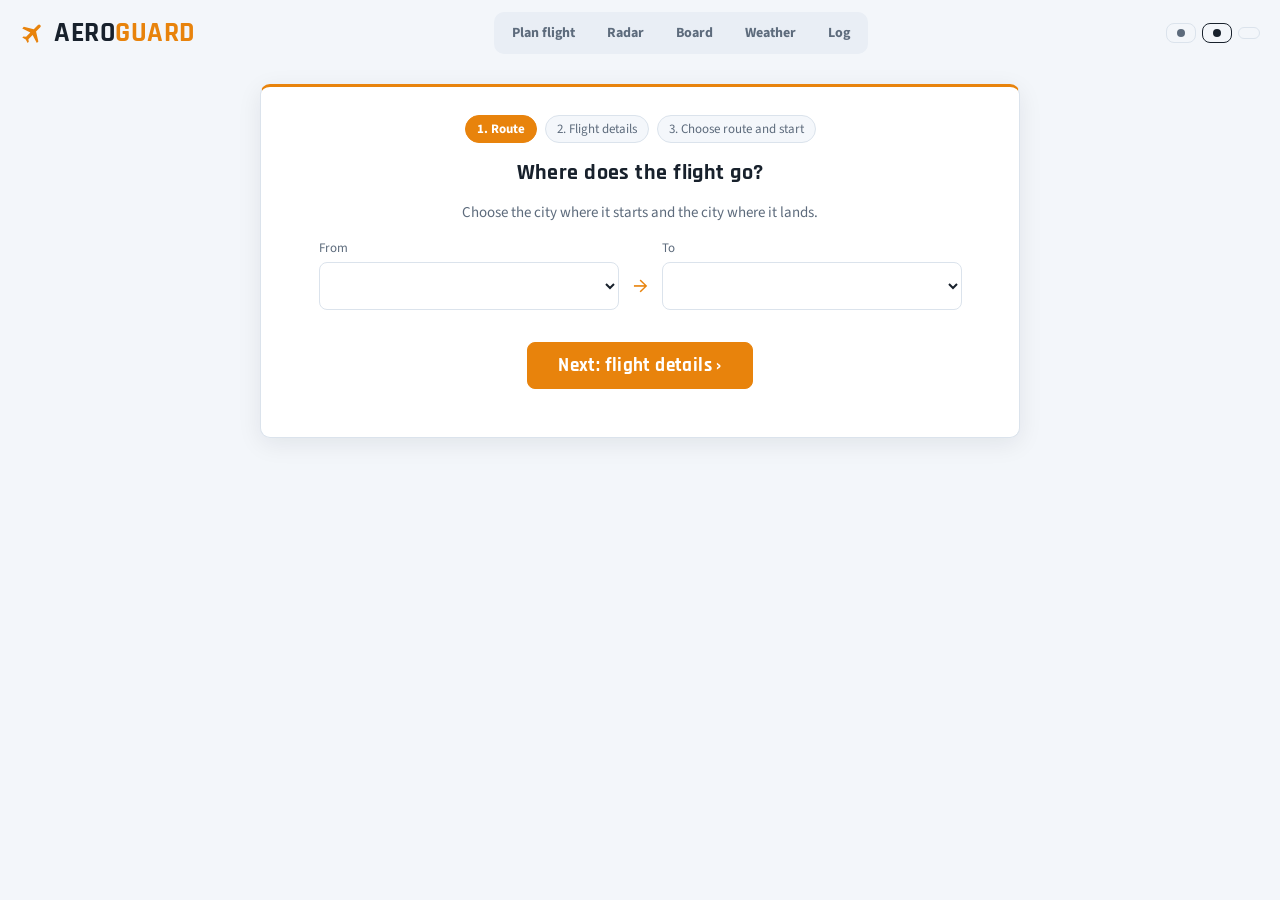
<file: Frontend/index.html>
<!DOCTYPE html>
<html lang="en">
<head>
  <meta charset="utf-8">
  <meta name="viewport" content="width=device-width, initial-scale=1">
  <title>AeroGuard</title>
  <link rel="preconnect" href="https://fonts.googleapis.com">
  <link href="https://fonts.googleapis.com/css2?family=Rajdhani:wght@600;700&family=Source+Sans+3:wght@400;600;700&display=swap" rel="stylesheet">
  <link rel="stylesheet" href="style.css">
</head>
<body>

  <header>
    <h1 onclick="goHome()" title="Home">
      <svg class="logo" viewBox="0 0 24 24" aria-hidden="true"><path d="M21 16v-2l-8-5V3.5a1.5 1.5 0 0 0-3 0V9l-8 5v2l8-2.5V19l-2 1.5V22l3.5-1 3.5 1v-1.5L13 19v-5.5z"/></svg>
      <span>AERO<em>GUARD</em></span> <small>Air Traffic Control · India</small></h1>
    <!-- the pages of the app (each page has its own address, so the browser's Back button works) -->
    <nav class="mainNav" id="navController">
      <a href="#/plan" id="nav-plan">Plan flight</a>
      <a href="#/radar" id="nav-radar">Radar</a>
      <a href="#/board" id="nav-board">Board</a>
      <a href="#/weather" id="nav-weather">Weather</a>
      <a href="#/log" id="nav-log">Log</a>
    </nav>
    <span class="right"><span class="pill grey" id="backendBadge"></span><span class="pill" id="airStatus"></span><span class="fuel" id="clockPill" title="Flight clock: starts at this computer's time and runs with the simulation"></span><span class="fuel" id="fuelPrice" title="Jet fuel price for domestic airlines"></span></span>
  </header>

  <!-- red bar on every page except the radar when a conflict is running -->
  <div id="globalAlert"></div>

  <!-- PAGE 1 (#/plan): where does the flight go? -->
  <section id="pagePlan" class="card form page">
    <div class="steps"><span class="on">1. Route</span><span>2. Flight details</span><span>3. Choose route and start</span></div>
    <h2>Where does the flight go?</h2>
    <p class="muted">Choose the city where it starts and the city where it lands.</p>
    <div class="cities">
      <label>From <select id="fromSel"></select></label>
      <span class="arrow">→</span>
      <label>To <select id="toSel"></select></label>
    </div>
    <div id="cityInfo" class="cityInfo"></div>
    <button class="go big" onclick="nextStep()">Next: flight details ›</button>
    <p class="small muted" id="formWeather"></p>
    <div id="homeStatus"></div>
  </section>

  <!-- PAGE 2 (#/details): what flies? -->
  <section id="pageDetails" class="card form page hidden">
    <div class="steps"><span class="done">1. Route</span><span class="on">2. Flight details</span><span>3. Choose route and start</span></div>
    <h2>Flight details</h2>
    <p class="muted" id="detailsSub"></p>
    <p class="label">Flight type</p>
    <div id="typeButtons"></div>
    <div class="who">
      <label>Airline / operator <select id="airlineSel"></select></label>
      <label>Aircraft <select id="planeSel"></select></label>
      <label id="reasonBox" class="hidden">Medical reason <select id="reasonSel"></select></label>
    </div>
    <div class="who" id="loadBox"><label><span id="loadLabel">Passengers on board</span> <input type="number" id="loadInput" min="0"></label></div>
    <p class="note" id="capacityNote"></p>
    <p class="note warn" id="bigJetNote"></p>
    <div class="btns center"><button onclick="go('plan')">‹ Back</button><button class="go big" onclick="findRoute()">Find route ›</button></div>
  </section>

  <!-- PAGE 3 (#/radar): the radar, the route options (step 3), live flights and safety -->
  <section id="mapScreen" class="hidden">
    <div class="leftCol">
      <div class="card mapCard" id="mapCard">
        <svg id="map" viewBox="0 0 780 740"><g id="mapBg"></g><g id="mapLive"></g></svg>
        <div class="regionBar" id="regionBar"></div>
        <div class="zoomBar">
          <button onclick="zoom(0.7)" title="Zoom in">+</button>
          <button onclick="zoom(1 / 0.7)" title="Zoom out">−</button>
          <button onclick="fitRoute()" title="Zoom to the route">◎</button>
          <button onclick="zoomReset()" title="Whole India">⤢</button>
          <span id="zoomLevel">100%</span>
        </div>
      </div>
      <div class="card wstrip" id="weatherStrip"></div>
    </div>
    <div class="side">
      <div id="conflictBox"></div>
      <div id="predictBox"></div>
      <div class="seg2" id="tabs"></div>
      <div class="card panel" id="panel"></div>
    </div>
  </section>

  <!-- PAGE (#/board): all flights in one table, like an airport board -->
  <section id="pageBoard" class="card page wide hidden">
    <h2>Flights board</h2>
    <div id="boardPage"></div>
  </section>

  <!-- PAGE (#/weather): weather of all cities -->
  <section id="pageWeather" class="card page wide hidden">
    <h2>Weather</h2>
    <!-- search any city: weather now and the last 5 days (weather.js) -->
    <div class="wsearch">
      <input id="weatherSearch" list="cityNames" placeholder="Search a city, e.g. Agra or Shimla" onkeydown="if (event.key === 'Enter') searchWeather()">
      <datalist id="cityNames"></datalist>
      <button class="go" onclick="searchWeather()">Search</button>
    </div>
    <div id="weatherSearchResult"></div>
    <h3>All AeroGuard cities</h3>
    <div id="weatherPage"></div>
  </section>

  <!-- PAGE (#/log): everything that happened -->
  <section id="pageLog" class="card page wide hidden">
    <h2>Log</h2>
    <div id="logPage"></div>
  </section>

  <!-- crash window -->
  <div id="crashBox" class="crashBack hidden"></div>

  <script src="data.js"></script>
  <script src="dijkstra.js"></script>
  <script src="weather.js"></script>
  <script src="conflict.js"></script>
  <script src="predict.js"></script>
  <script src="api.js"></script>
  <script src="map.js"></script>
  <script src="main.js"></script>
</body>
</html>
</file>
<file: Frontend/style.css>
/* style.css : "ATC night console" theme.
   Colours: deep navy panels, saffron (#ff9933) for actions, India green (#2fbf71) for safe, red for danger. */
:root {
  --bg: #0a1220;          /* page */
  --panel: #111c2e;       /* cards */
  --panel2: #16243a;      /* boxes inside cards */
  --line: #24354f;        /* borders */
  --text: #e8eef6;        /* main text */
  --muted: #8ea0b8;       /* grey text */
  --saffron: #ff9933;     /* main accent: buttons, chosen things */
  --green: #2fbf71;       /* safe */
  --amber: #f5b942;       /* warning / predicted */
  --red: #ef4b5c;         /* danger */
}
* { box-sizing: border-box; }
body { margin: 0; padding: 12px 20px 20px; background: var(--bg); color: var(--text);
       font-family: 'Source Sans 3', 'Segoe UI', system-ui, sans-serif; font-size: 15px; }
h1, h2, h3 { font-family: 'Rajdhani', 'Segoe UI', system-ui, sans-serif; letter-spacing: .02em; }
h1 { margin: 0; font-size: 28px; font-weight: 700; color: var(--text); cursor: pointer; display: flex; align-items: center; gap: 8px; }
h1 em { font-style: normal; color: var(--saffron); }
h1 small { font-family: 'Source Sans 3', sans-serif; font-size: 13px; color: var(--muted); font-weight: 400; letter-spacing: 0; margin-left: 6px; }
.logo { width: 26px; height: 26px; fill: var(--saffron); transform: rotate(45deg); }
h2 { margin: 0 0 6px; font-size: 22px; }
h3 { margin: 14px 0 8px; font-size: 17px; }
.muted { color: var(--muted); }
.small { font-size: 13.5px; }
.hidden { display: none !important; }
a { color: var(--saffron); cursor: pointer; }

/* header */
header { display: flex; align-items: center; justify-content: space-between; gap: 12px; flex-wrap: wrap; max-width: 1400px; margin: 0 auto 10px; }
header .right { display: flex; gap: 8px; align-items: center; flex-wrap: wrap; }
.fuel { color: var(--muted); font-size: 13px; padding: 6px 10px; border: 1px solid var(--line); border-radius: 8px; }
.pill { padding: 6px 12px; border-radius: 8px; font-size: 13.5px; font-weight: 700; border: 1px solid; display: inline-flex; align-items: center; gap: 7px; }
.pill::before { content: ''; width: 8px; height: 8px; border-radius: 50%; background: currentColor; }
.pill.grey { color: var(--muted); border-color: var(--line); }
.pill.green { color: var(--green); border-color: rgba(47, 191, 113, .4); background: rgba(47, 191, 113, .08); }
.pill.orange { color: var(--amber); border-color: rgba(245, 185, 66, .45); background: rgba(245, 185, 66, .08); }
.pill.red { color: var(--red); border-color: rgba(239, 75, 92, .5); background: rgba(239, 75, 92, .1); animation: blink 1s infinite; }
@keyframes blink { 50% { opacity: .6; } }

/* cards, buttons, inputs */
.card { background: var(--panel); border: 1px solid var(--line); border-radius: 10px; padding: 16px; margin-bottom: 10px; }
button, select { font: inherit; color: var(--text); background: var(--panel2); border: 1px solid var(--line); border-radius: 8px; padding: 8px 14px; cursor: pointer; }
button:hover, select:hover { border-color: var(--saffron); }
button.on { background: var(--saffron); border-color: var(--saffron); color: #1a1205; font-weight: 700; }
button.mini { padding: 3px 10px; font-size: 12.5px; margin-left: 4px; }
.go { background: var(--saffron); border-color: var(--saffron); color: #1a1205; font-weight: 700; }
.go:hover { background: #ffad5c; }
.go.big { font-family: 'Rajdhani', sans-serif; font-size: 19px; letter-spacing: .02em; padding: 10px 30px; margin: 18px 0 6px; }
.icon, .nav { padding: 6px 12px; font-size: 13.5px; }
.nav { border-color: var(--saffron); color: var(--saffron); font-weight: 700; }

/* step 1: the form */
.form { max-width: 760px; margin: 30px auto; padding: 28px; text-align: center; border-top: 3px solid var(--saffron); }
.cities, .who { display: flex; justify-content: center; align-items: flex-end; gap: 14px; flex-wrap: wrap; margin-top: 16px; }
.cities label, .who label { display: flex; flex-direction: column; text-align: left; gap: 5px; color: var(--muted); font-size: 13px; }
.cities select { min-width: 220px; font-size: 16px; padding: 11px; }
.who select { min-width: 200px; padding: 9px; }
.arrow { font-size: 24px; color: var(--saffron); padding-bottom: 8px; }
.label { color: var(--muted); font-size: 13px; margin: 18px 0 6px; }
#typeButtons { display: flex; justify-content: center; gap: 8px; flex-wrap: wrap; }
.type::before { content: ''; display: inline-block; width: 10px; height: 10px; border-radius: 50%; background: var(--c); margin-right: 7px; }
.type.on { background: var(--c); border-color: var(--c); color: #0a1220; }
.type.on::before { background: #0a1220; }
.homeBox { margin-top: 14px; background: var(--panel2); border: 1px solid var(--line); border-radius: 8px; padding: 10px 12px; font-size: 14px; }

/* steps 2 and 3: radar + side */
#mapScreen { display: grid; grid-template-columns: minmax(0, 1.3fr) minmax(360px, 1fr); gap: 14px; max-width: 1400px; margin: 0 auto; }
.side { position: sticky; top: 10px; max-height: calc(100vh - 20px); overflow: auto; padding-right: 2px; }
.leftCol { align-self: start; min-width: 0; }
.mapCard { position: relative; margin-bottom: 10px; padding: 6px; background: #050b14; }
#map { width: 100%; height: calc(100vh - 175px); min-height: 420px; display: block; border-radius: 8px; cursor: grab; }
#map.dragging { cursor: grabbing; }
.zoomBar { position: absolute; top: 14px; right: 14px; display: flex; flex-direction: column; gap: 6px; align-items: center; }
.zoomBar button { width: 36px; height: 36px; padding: 0; font-size: 18px; font-weight: 700; background: rgba(5, 11, 20, .85); color: var(--text); }
#zoomLevel { color: var(--green); font-size: 12px; font-family: 'Rajdhani', sans-serif; font-weight: 700; }
@media (max-width: 980px) { #mapScreen { grid-template-columns: 1fr; } #map { height: auto; } .side { position: static; max-height: none; } }

/* radar: green phosphor screen */
.ring { fill: none; stroke: #1d4d36; stroke-width: 1.2; stroke-dasharray: 4 6; }
.ringLabel { fill: #3f8f63; font-size: 11px; }
.tick { stroke: #2a6b4a; stroke-width: 1.5; }
.compass { fill: var(--green); font-size: 15px; font-weight: 700; text-anchor: middle; }
.cross { stroke: #12301f; stroke-width: 1; }
.road { stroke: #1b3a32; stroke-width: 1; }
.sweep { transform-origin: 330px 372px; animation: turn 6s linear infinite; }
.beamLine { stroke: #5cf29b; stroke-opacity: .8; stroke-width: 2; }
@keyframes turn { to { transform: rotate(360deg); } }
.dot { fill: #3d6e57; }
.hub { fill: #050b14; stroke: #5cc98e; stroke-width: 2; }
.stop { fill: #050b14; stroke: var(--saffron); stroke-width: 3; }
.name { fill: #6f9b86; font-size: 10.5px; }
.nameHub { fill: #a8e6c4; font-size: 12px; font-weight: 600; }
.nameOn { fill: #fff; font-size: 14px; font-weight: 700; paint-order: stroke; stroke: #050b14; stroke-width: 4px; }
.wxIcon { fill: #ffb4a8; font-size: 11px; font-weight: 600; }
.wxHub { fill: #8cc7a8; font-size: 10.5px; }
.optLine { fill: none; stroke: #8ea0b8; stroke-width: 2; stroke-dasharray: 3 6; opacity: .6; }
.planLine { fill: none; stroke: var(--saffron); stroke-width: 3.5; stroke-dasharray: 10 7; animation: march 1s linear infinite; }
@keyframes march { to { stroke-dashoffset: -17; } }
.flightLine { fill: none; stroke-width: 2; opacity: .55; }
.flightLine.big { stroke-width: 3.5; opacity: 1; }
.planeName { fill: #fff; font-size: 12.5px; font-weight: 700; paint-order: stroke; stroke: #050b14; stroke-width: 4px; }
.planeInfo { fill: #b9f5d2; font-size: 10.5px; paint-order: stroke; stroke: #050b14; stroke-width: 3px; }
.conflictLine { stroke: var(--red); stroke-width: 3; stroke-dasharray: 6 4; }
.conflictRing { fill: none; stroke: var(--red); stroke-width: 2.5; }
.predLine { stroke: var(--amber); stroke-width: 2.5; stroke-dasharray: 4 5; }
.ghost { fill: none; stroke: var(--amber); stroke-width: 2; stroke-dasharray: 3 3; }
.predLabel { fill: var(--amber); font-size: 13px; font-weight: 700; paint-order: stroke; stroke: #050b14; stroke-width: 4px; }
.crashLabel { fill: #ffc2c8; font-size: 13px; font-weight: 700; paint-order: stroke; stroke: #050b14; stroke-width: 4px; }
.shake { animation: shake .6s; }
@keyframes shake { 20%, 60% { transform: translateX(-8px); } 40%, 80% { transform: translateX(8px); } }

/* weather strip under the radar */
.wstrip { padding: 8px 12px; margin-bottom: 0; }
.wstatus { font-size: 13.5px; margin-bottom: 8px; color: var(--muted); }
.ticker { overflow: hidden; -webkit-mask-image: linear-gradient(90deg, transparent, #000 4%, #000 96%, transparent); mask-image: linear-gradient(90deg, transparent, #000 4%, #000 96%, transparent); }
.track { display: inline-flex; gap: 10px; white-space: nowrap; animation: slide 90s linear infinite; }
.ticker:hover .track { animation-play-state: paused; }
@keyframes slide { to { transform: translateX(-50%); } }
.wchip { background: var(--panel2); border: 1px solid var(--line); border-radius: 6px; padding: 5px 11px; font-size: 13px; cursor: pointer; }
.wchip:hover { border-color: var(--saffron); }
.wchip.bad { border-color: var(--amber); color: var(--amber); }

/* 2 tabs */
.seg2 { display: grid; grid-template-columns: 1fr 1fr; background: var(--panel); border: 1px solid var(--line); border-radius: 10px; padding: 4px; margin-bottom: 10px; }
.seg2 button { border: 0; background: transparent; border-radius: 7px; padding: 8px; font-family: 'Rajdhani', sans-serif; font-size: 16px; font-weight: 700; letter-spacing: .02em; color: var(--muted); }
.seg2 button.on { background: var(--panel2); color: var(--saffron); box-shadow: inset 0 -2px 0 var(--saffron); }
.badge { font-style: normal; font-size: 11.5px; background: var(--amber); color: #1a1205; border-radius: 5px; padding: 0 6px; margin-left: 4px; font-family: 'Source Sans 3', sans-serif; }
.badge.blue { background: var(--green); color: #052012; }
.badge.red { background: var(--red); color: #fff; }

/* flight chips */
.chips { display: flex; gap: 6px; flex-wrap: wrap; margin-bottom: 12px; }
.chip { display: inline-flex; align-items: center; gap: 6px; padding: 4px 11px; border-radius: 6px; font-size: 13.5px; font-weight: 600; }
.chip i { width: 9px; height: 9px; border-radius: 50%; }
.chip.on { background: rgba(255, 153, 51, .15); border-color: var(--saffron); color: var(--saffron); }
.chip.add { border-style: dashed; color: var(--saffron); font-weight: 400; }
.chip.warnChip { border-color: var(--red); color: var(--red); }
.chip.landedChip { opacity: .55; }
.chip.crashedChip { color: var(--red); text-decoration: line-through; opacity: .8; }

/* panel content */
.tag { display: inline-block; color: #0a1220; font-size: 12.5px; font-weight: 700; padding: 2px 9px; border-radius: 5px; }
.who2 { font-size: 13.5px; color: var(--muted); }
.stats { display: grid; grid-template-columns: repeat(4, 1fr); gap: 8px; margin: 12px 0; }
.stats div { background: var(--panel2); border: 1px solid var(--line); border-radius: 8px; padding: 8px 10px; min-width: 0; }
.stats b { display: block; font-family: 'Rajdhani', sans-serif; font-size: 19px; white-space: nowrap; }
.stats span { color: var(--muted); font-size: 12.5px; }
.opt { border: 1px solid var(--line); background: var(--panel2); border-radius: 8px; padding: 9px 12px; margin-bottom: 7px; cursor: pointer; }
.opt span { display: block; color: var(--muted); font-size: 13px; }
.opt.on { border: 1.5px solid var(--saffron); background: rgba(255, 153, 51, .08); }
.opt .best { display: inline; background: rgba(47, 191, 113, .15); color: var(--green); font-size: 11.5px; padding: 1px 7px; border-radius: 4px; }
.btns { display: flex; gap: 8px; flex-wrap: wrap; margin-top: 10px; align-items: center; }
.speed button { border-radius: 0; margin-left: -1px; padding: 8px 11px; }
.speed button:first-child { border-radius: 8px 0 0 8px; }
.speed button:last-child { border-radius: 0 8px 8px 0; }
.bar { height: 6px; background: var(--panel2); border-radius: 4px; overflow: hidden; margin-top: 12px; }
.bar i { display: block; height: 100%; background: var(--saffron); }
.landed { color: var(--green); font-weight: 700; font-size: 17px; }
.crashed { color: var(--red); font-weight: 700; font-size: 16px; }

/* safety tab */
.score { display: grid; grid-template-columns: repeat(3, 1fr); gap: 8px; margin-bottom: 12px; }
.score div { background: var(--panel2); border: 1px solid var(--line); border-radius: 8px; padding: 8px 10px; text-align: center; }
.score b { display: block; font-family: 'Rajdhani', sans-serif; font-size: 26px; }
.score span { color: var(--muted); font-size: 12.5px; }
.score .bad { border-color: var(--red); color: var(--red); }
.ptitle { margin-top: 0; }
.ptable { width: 100%; border-collapse: collapse; margin: 6px 0 10px; font-size: 14px; }
.ptable td { padding: 8px 4px; border-bottom: 1px solid var(--line); }
.ptable td:last-child { text-align: right; }
.waitbox { background: var(--panel2); border: 1px dashed var(--muted); border-radius: 8px; padding: 12px; font-size: 14px; margin: 10px 0; }
.waitbox.red { border-color: var(--red); color: var(--red); }
.okbox { border: 1px solid rgba(47, 191, 113, .5); color: var(--green); background: rgba(47, 191, 113, .08); border-radius: 8px; padding: 12px; font-size: 14px; margin: 10px 0; }
.row { display: flex; align-items: center; gap: 8px; padding: 8px; border-radius: 8px; font-size: 14px; border-bottom: 1px solid var(--line); }
.row > div { flex: 1; min-width: 0; }
.row span { margin-left: auto; color: var(--muted); font-size: 13px; }

/* predicted conflict (amber) */
.banner { border: 1px solid var(--amber); background: rgba(245, 185, 66, .08); color: var(--amber); border-radius: 8px; padding: 9px 12px; font-size: 14px; margin-bottom: 10px; display: flex; align-items: center; gap: 8px; }
.banner button { margin-left: auto; }
.banner.wx { border-color: #6fb6ff; color: #9fd0ff; background: rgba(111, 182, 255, .08); }
.wxalert { border: 1px solid #6fb6ff; background: rgba(111, 182, 255, .08); color: #cfe6ff; border-radius: 8px; padding: 9px 11px; font-size: 13.5px; margin: 6px 0; line-height: 1.5; }
.homeBox.urgent { border-color: var(--red); color: #ffb3bb; background: rgba(239, 75, 92, .1); animation: blink 1s infinite; }
.predict { border: 1px solid var(--amber); background: rgba(245, 185, 66, .06); }
.predict h3 { color: var(--amber); margin-top: 0; }
.tests { display: flex; flex-direction: column; gap: 6px; margin: 8px 0; }
.test { display: flex; align-items: center; gap: 10px; background: var(--panel2); border: 1px solid var(--line); border-radius: 8px; padding: 7px 10px; font-size: 14px; }
.test span { flex: 1; }
.test em { font-style: normal; font-size: 13px; font-weight: 700; }
.test em.yes { color: var(--green); }
.test em.no { color: var(--red); }
.test button { padding: 4px 12px; }
.suggest { border: 1px dashed var(--amber); border-radius: 8px; padding: 8px 10px; }

/* conflict now (red) */
.alert { border: 1px solid var(--red); background: rgba(239, 75, 92, .08); }
.alert h3 { color: var(--red); margin-top: 0; }
.countdown { margin: 6px 0 8px; font-size: 14px; color: #ffb3bb; }
.countdown.calm { color: var(--muted); font-size: 13px; }
.cbar { height: 6px; background: rgba(239, 75, 92, .2); border-radius: 4px; overflow: hidden; margin-top: 4px; }
.cbar i { display: block; height: 100%; background: var(--red); transition: width .4s linear; }
.tool { display: flex; align-items: center; gap: 8px; margin: 8px 0; flex-wrap: wrap; }
.tool span { width: 170px; color: var(--muted); font-size: 14px; }

/* weather drawer */
.wgrid { display: grid; grid-template-columns: repeat(3, 1fr); gap: 8px; }
.wcard { border: 1px solid var(--line); background: var(--panel2); border-radius: 8px; padding: 8px 10px; cursor: pointer; }
.wcard:hover { border-color: var(--saffron); }
.wcard.bad { border-color: var(--amber); }
.wcard.dim { opacity: .55; }
.wtop { display: flex; align-items: center; gap: 6px; font-size: 18px; }
.wtop b { font-family: 'Rajdhani', sans-serif; font-size: 19px; }
.wtop i { margin-left: auto; font-style: normal; font-size: 12px; background: var(--amber); color: #1a1205; border-radius: 4px; padding: 0 6px; }
.wname { font-weight: 700; font-size: 14px; }
.wsub { color: var(--muted); font-size: 12px; }
.logline { font-family: Consolas, monospace; font-size: 12.5px; padding: 5px 0; border-bottom: 1px dashed var(--line); color: #c3cfdf; }

/* side drawer */
.drawerBack { position: fixed; inset: 0; background: rgba(0, 0, 0, .5); z-index: 20; }
.drawer { position: fixed; top: 0; right: 0; bottom: 0; width: min(560px, 92vw); background: var(--panel); border-left: 1px solid var(--line); z-index: 21; padding: 16px; overflow: auto; }
.dhead { display: flex; justify-content: space-between; align-items: center; margin-bottom: 8px; }
.dhead h3 { margin: 0; }

/* crash window */
.crashBack { position: fixed; inset: 0; background: rgba(40, 0, 6, .7); z-index: 30; display: grid; place-items: center; }
.crashCard { background: var(--panel); border-radius: 12px; padding: 24px 28px; max-width: 460px; text-align: center; border: 2px solid var(--red); animation: pop .3s ease-out; }
.crashCard h2 { color: var(--red); }
.boom::before { content: '!'; display: inline-grid; place-items: center; width: 56px; height: 56px; border-radius: 50%; background: var(--red); color: #fff; font: 700 34px 'Rajdhani', sans-serif; }
@keyframes pop { from { transform: scale(.7); opacity: 0; } }

/* small screens (phones) */
@media (max-width: 600px) {
  body { padding: 10px; }
  .stats { grid-template-columns: 1fr 1fr; }
  .wgrid { grid-template-columns: 1fr 1fr; }
  .cities select, .who select { min-width: 0; width: 100%; }
  .cities label, .who label { width: 100%; }
  .arrow { display: none; }
  .form { padding: 18px; margin: 12px auto; }
  .tool span { width: 100%; }
}

/* macro / micro cities */
.regionBar { position: absolute; left: 12px; bottom: 12px; display: flex; gap: 5px; flex-wrap: wrap; max-width: calc(100% - 70px); }
.regionBar button { padding: 3px 9px; font-size: 12px; background: rgba(5, 11, 20, .85); }
.holdRing { fill: none; stroke: var(--amber); stroke-width: 1.2; stroke-dasharray: 3 4; opacity: .7; }
.chip.holdChip { border-color: var(--amber); color: var(--amber); }
.holding { color: var(--amber); font-weight: 700; font-size: 16px; }

/* =====================================================================
   WHITE THEME : these rules come last, so they replace the dark values above.
   ===================================================================== */
:root {
  --bg: #f3f6fa;          /* page */
  --panel: #ffffff;       /* cards */
  --panel2: #f4f7fb;      /* boxes inside cards */
  --line: #dbe3ec;        /* borders */
  --text: #18212c;        /* main text */
  --muted: #5d6b7c;       /* grey text */
  --saffron: #e8830c;     /* main accent */
  --green: #16975a;       /* safe */
  --amber: #c98500;       /* predicted / holding */
  --red: #d6334a;         /* danger */
}
.card { box-shadow: 0 2px 10px rgba(16, 24, 40, .06); }
.form { box-shadow: 0 6px 24px rgba(16, 24, 40, .08); }
button, select { background: #ffffff; }
.go, button.on, .type.on, .tag, .badge, .badge.blue { color: #ffffff; }
.go:hover { background: #d1730a; }
.type.on::before { background: #ffffff; }
.chip.on { background: rgba(232, 131, 12, .12); }
.seg2 { background: #e9eef5; }
.seg2 button.on { background: #ffffff; box-shadow: 0 1px 4px rgba(16, 24, 40, .12), inset 0 -2px 0 var(--saffron); }

/* radar on white */
.mapCard { background: #ffffff; }
.zoomBar button, .regionBar button { background: rgba(255, 255, 255, .95); color: var(--text); }
#zoomLevel { color: #2f7fd6; }
.ring { stroke: #c8d5e2; }
.ringLabel { fill: #8a9bb0; }
.tick { stroke: #b6c4d3; }
.compass { fill: #2f7fd6; }
.cross { stroke: #e6edf4; }
.road { opacity: .5; }
.beamLine { stroke: #2f7fd6; stroke-opacity: .45; }
.dot { fill: #9aa9b8; }
.hub, .stop { fill: #ffffff; }
.name { fill: #5d6b7c; }
.nameHub { fill: #18212c; }
.nameOn { fill: #111827; stroke: #ffffff; }
.planeName { fill: #111827; stroke: #ffffff; }
.planeInfo { fill: #3d4b5c; stroke: #ffffff; }
.predLabel { stroke: #ffffff; }
.crashLabel { fill: #c62839; stroke: #ffffff; }
.wxIcon { fill: #d6334a; }
.wxHub { fill: #5d6b7c; }
.optLine { stroke: #9aa9b8; }

/* alerts and boxes */
.alert { background: #fdf1f2; }
.predict, .banner { background: #fff8ec; }
.okbox { background: #ecf8f1; }
.waitbox { background: #f7f9fc; }
.wxalert { border-color: #7fb3ea; background: #eef5fd; color: #1f4f80; }
.wxalert h3 { color: #1f5f9e; }
.countdown { color: #b4233a; }
.homeAlert { color: #b4233a; background: #fdecee; }
.homeBox { background: #f4f7fb; }
.logline { color: #334155; }
.wchip.bad { background: #fff8ec; }
.banner.wx { background: #eef5fd; border-color: #7fb3ea; color: #1f4f80; }
.cities select { width: 300px; min-width: 0; }

/* ===== pages ===== */
.mainNav { display: flex; gap: 4px; background: #e9eef5; padding: 4px; border-radius: 10px; }
.mainNav a { text-decoration: none; color: var(--muted); font-weight: 700; padding: 7px 14px; border-radius: 7px; font-size: 14px; }
.mainNav a:hover { color: var(--text); }
.mainNav a.on { background: #ffffff; color: var(--saffron); box-shadow: 0 1px 4px rgba(16, 24, 40, .12); }
.page.wide { max-width: 1200px; margin: 20px auto; }
#pageWeather .wgrid { grid-template-columns: repeat(5, 1fr); }
@media (max-width: 1100px) { #pageWeather .wgrid { grid-template-columns: repeat(3, 1fr); } }
@media (max-width: 600px) { #pageWeather .wgrid { grid-template-columns: repeat(2, 1fr); } .mainNav a { padding: 6px 9px; } }
.steps { display: flex; justify-content: center; gap: 8px; margin-bottom: 16px; flex-wrap: wrap; font-size: 13px; }
.steps.left { justify-content: flex-start; margin-bottom: 10px; }
.steps span { padding: 4px 11px; border-radius: 999px; background: var(--panel2); color: var(--muted); border: 1px solid var(--line); }
.steps span.on { background: var(--saffron); border-color: var(--saffron); color: #ffffff; font-weight: 700; }
.steps span.done { color: var(--green); border-color: rgba(22, 151, 90, .4); }
.steps span.done::before { content: '✓ '; }
.cityInfo { margin: 14px auto 0; max-width: 620px; text-align: left; font-size: 13.5px; color: var(--muted); display: grid; gap: 4px; }
.cityInfo b { color: var(--text); }
.btns.center { justify-content: center; }
.globalAlert { max-width: 1400px; margin: 0 auto 10px; border: 1px solid var(--red); background: #fdecee; color: #b4233a; border-radius: 10px;
               padding: 10px 14px; font-weight: 700; display: flex; align-items: center; gap: 10px; }
.globalAlert button { margin-left: auto; }
.btns.center { margin-top: 20px; align-items: center; }
.btns.center .go.big { margin: 0; }

/* weather search and the last 5 days */
.wsearch { display: flex; gap: 8px; margin: 6px 0 12px; }
.wsearch input { flex: 1; font: inherit; padding: 10px 12px; border: 1px solid var(--line); border-radius: 8px; color: var(--text); background: #ffffff; }
.wsearch input:focus { outline: 2px solid rgba(232, 131, 12, .35); border-color: var(--saffron); }
.searchCard { border-top: 3px solid #2f7fd6; }
.searchCard h3 { margin: 0; font-size: 22px; }
.nowLine { font-size: 15px; margin: 8px 0 12px; }
.score.five { grid-template-columns: repeat(5, 1fr); }
.wchart { width: 100%; max-width: 760px; display: block; margin: 8px auto 0; }
.rainBar { fill: #9cc7f0; }
.tMaxLine { fill: none; stroke: #e8830c; stroke-width: 2.5; }
.tMinLine { fill: none; stroke: #2f7fd6; stroke-width: 2.5; }
.tMaxDot { fill: #e8830c; } .tMinDot { fill: #2f7fd6; }
.cLabel { font-size: 12px; fill: var(--muted); text-anchor: middle; }
.cMax { font-size: 12px; fill: #b36200; text-anchor: middle; font-weight: 700; }
.cMin { font-size: 12px; fill: #1f5f9e; text-anchor: middle; font-weight: 700; }
.cRain { font-size: 11px; fill: #1f5f9e; text-anchor: middle; }
.chartKey { text-align: center; }
.chartKey span { display: inline-block; width: 14px; height: 4px; margin: 0 4px 2px 10px; vertical-align: middle; }
.chartKey .k1 { background: #e8830c; } .chartKey .k2 { background: #2f7fd6; } .chartKey .k3 { background: #9cc7f0; height: 10px; }
.tableWrap { overflow-x: auto; }
.ptable.days th { text-align: left; font-size: 13px; color: var(--muted); padding: 6px 4px; border-bottom: 1px solid var(--line); }
.ptable.days td:last-child, .ptable.days th:last-child { text-align: right; }
.ptable.days tr.today td { font-weight: 700; background: #f7f9fc; }
.pen { display: inline-block; min-width: 30px; text-align: center; border-radius: 5px; padding: 1px 6px; background: #eef2f6; color: var(--muted); font-weight: 700; }
.pen.bad { background: #fff3dc; color: #a36a00; }
.pen.severe { background: #fdecee; color: #c62839; }
@media (max-width: 700px) { .score.five { grid-template-columns: repeat(2, 1fr); } }
.cBase { stroke: var(--line); stroke-width: 1; }

/* flight details and the board */
.who input { min-width: 200px; padding: 9px; font: inherit; color: var(--text); background: #ffffff; border: 1px solid var(--line); border-radius: 8px; }
.ptable.details td:first-child { color: var(--muted); width: 38%; }
.ptable.details td:last-child { text-align: left; font-weight: 600; }
.ptable.board { font-size: 13.5px; }
.ptable.board th { text-align: left; color: var(--muted); font-size: 12.5px; padding: 8px 6px; border-bottom: 1px solid var(--line); white-space: nowrap; }
.ptable.board td { padding: 8px 6px; text-align: left; white-space: nowrap; }
.ptable.board td:last-child { text-align: left; }
.ptable.board tr:not(:first-child) { cursor: pointer; }
.ptable.board tr:not(:first-child):hover td { background: #f7f9fc; }
.st { font-weight: 700; font-size: 12.5px; padding: 2px 8px; border-radius: 5px; }
.st.flying { background: #e8f2fc; color: #1f5f9e; }
.st.holding { background: #fff3dc; color: #a36a00; }
.st.landed { background: #ecf8f1; color: #16975a; }
.st.crashed { background: #fdecee; color: #c62839; }

/* ===== formatting: callout boxes, bold, log timeline ===== */
b, strong { font-weight: 700; }
.note { text-align: left; margin: 10px auto 0; max-width: 640px; padding: 10px 14px; border-radius: 8px;
        border-left: 4px solid #2f7fd6; background: #eef5fd; color: #1f3b5c; font-size: 14px; line-height: 1.5; }
.note.warn { border-left-color: var(--amber); background: #fff8ec; color: #6b4600; }
.note.danger { border-left-color: var(--red); background: #fdf1f2; color: #8a1d2c; }
.note.ok { border-left-color: var(--green); background: #ecf8f1; color: #145c38; }
.note:empty { display: none; }
.side .note, .card .card .note { max-width: none; }
.cityInfo { max-width: 640px; gap: 0; }
.cityInfo .note { margin: 8px 0 0; max-width: none; }
.late { color: var(--red); }
.logline { display: flex; gap: 14px; align-items: baseline; padding: 8px 12px; margin-bottom: 6px; border: 0; border-left: 4px solid var(--line);
           border-radius: 6px; background: #f7f9fc; font-family: inherit; font-size: 14px; color: var(--text); }
.logline .ltime { color: var(--muted); min-width: 90px; font-variant-numeric: tabular-nums; font-size: 13px; }
.logline.bad { border-left-color: var(--red); background: #fdf1f2; }
.logline.ok { border-left-color: var(--green); background: #f1faf5; }
.logline.warn { border-left-color: var(--amber); background: #fffaf0; }
.logline.info { border-left-color: #2f7fd6; }
#formWeather { margin-top: 14px; }
.opt span b { color: var(--text); }

/* ===== a bolder radar ===== */
.ring { stroke: #9cb1c7; stroke-width: 1.5; stroke-dasharray: 5 6; }
.ringLabel { fill: #5f738a; font-size: 12px; font-weight: 700; }
.tick { stroke: #8399b1; stroke-width: 2; }
.compass { fill: #1f6fc5; font-size: 18px; font-weight: 800; }
.cross { stroke: #cfdae6; stroke-width: 1.2; }
.road { opacity: .85; stroke-width: 1.8; }
.beamLine { stroke: #1f6fc5; stroke-opacity: .7; stroke-width: 2.5; }
.dot { stroke: #ffffff; stroke-width: 1.2; }
.hub { stroke-width: 3; }
.stop { stroke-width: 3.5; }
.name { fill: #2c3a4b; font-size: 12px; font-weight: 600; paint-order: stroke; stroke: #ffffff; stroke-width: 3px; }
.nameHub { fill: #0f1a26; font-size: 14px; font-weight: 800; paint-order: stroke; stroke: #ffffff; stroke-width: 3.5px; }
.nameOn { font-size: 15px; font-weight: 800; }
.wxHub { fill: #2c3a4b; font-size: 12px; font-weight: 700; paint-order: stroke; stroke: #ffffff; stroke-width: 3px; }
.wxIcon { font-size: 12px; font-weight: 800; paint-order: stroke; stroke: #ffffff; stroke-width: 3px; }
.optLine { stroke: #7f90a3; stroke-width: 2.4; opacity: .8; }
.planLine { stroke-width: 4.5; }
.flightLine { stroke-width: 2.8; opacity: .8; }
.flightLine.big { stroke-width: 4.5; opacity: 1; }
.planeName { font-size: 14px; font-weight: 800; stroke-width: 4px; }
.planeInfo { fill: #1f2f40; font-size: 12px; font-weight: 700; stroke-width: 3.5px; }
.conflictLine { stroke-width: 3.5; }
.conflictRing { stroke-width: 3; }
.predLine { stroke-width: 3; }
.predLabel { font-size: 14px; font-weight: 800; }
.holdRing { stroke-width: 1.8; opacity: .9; }
.regionBar button { font-weight: 700; border-width: 1.5px; }
#zoomLevel { font-weight: 800; }

/* ===== scheduled flights ===== */
.st.scheduled { background: #eef2f6; color: #475569; }
.chip.schedChip { border-style: dashed; color: var(--muted); }
.departSel { display: flex; align-items: center; gap: 6px; color: var(--muted); font-size: 13px; }
.departSel select { padding: 8px; }


/* shown when the C++ server is not running */
.offline { position: fixed; inset: 0; z-index: 60; display: flex; align-items: center; justify-content: center; background: rgba(240, 244, 249, .97); }
.offline .card { max-width: 560px; padding: 28px 32px; border-top: 4px solid var(--red); }
.offline pre { background: #0f1a26; color: #e6edf5; padding: 12px 14px; border-radius: 8px; font-size: 14px; overflow-x: auto; }

/* compact header: the 4 status pills, the menu and the logo fit on one line */
header .right { gap: 6px; }
header .pill, header .fuel { padding: 5px 10px; font-size: 13px; white-space: nowrap; }
header h1 small { display: none; }
@media (max-width: 1300px) { header .fuel#fuelPrice { display: none; } }

/* ===== full-screen radar (fullscreen.js) ===== */
/* the radar fills the whole screen; the flight list (left) and the panel (right) float on top of its empty edges */
#hudFlights, #hudExit, #hudAlert, #hudPanelBtn { display: none; }
body.radarFull { overflow: hidden; }
body.radarFull header, body.radarFull #globalAlert, body.radarFull .wstrip, body.radarFull #predictBox { display: none; }
body.radarFull #mapScreen { position: fixed; inset: 0; z-index: 25; display: block; max-width: none; margin: 0; padding: 0; background: #ffffff; }
body.radarFull .leftCol, body.radarFull .mapCard { position: absolute; top: 0; left: 0; width: 100%; height: 100%; margin: 0; padding: 0; border: 0; border-radius: 0; box-shadow: none; }
body.radarFull #map { width: 100%; height: 100%; min-height: 0; border-radius: 0; }
body.radarFull #hudFlights { display: block; position: absolute; top: 10px; left: 10px; bottom: 10px; width: 245px; z-index: 3; overflow-y: auto; }
body.radarFull .side { position: absolute; top: 10px; right: 10px; bottom: 10px; width: 400px; z-index: 3; height: auto; max-height: none; overflow-y: auto; }
body.radarFull.panelHidden .side { display: none; }
body.radarFull .zoomBar { right: 422px; }
body.radarFull.panelHidden .zoomBar { right: 14px; }
body.radarFull .regionBar { left: 267px; }
body.radarFull #hudExit { display: block; position: absolute; top: 12px; left: 267px; z-index: 4; font-weight: 700; background: #ffffff; }
body.radarFull #hudPanelBtn { display: block; position: absolute; bottom: 12px; right: 422px; z-index: 4; font-weight: 700; background: #ffffff; }
body.radarFull.panelHidden #hudPanelBtn { right: 14px; }
body.radarFull #hudAlert:not(:empty) { display: block; position: absolute; top: 12px; left: 50%; transform: translateX(-50%); width: max-content; max-width: 400px; z-index: 4;
  padding: 10px 16px; border-radius: 10px; background: #fdecee; color: #8a1d2c; border: 2px solid var(--red); font-size: 15px;
  box-shadow: 0 6px 18px rgba(198, 40, 57, .25); text-align: center; animation: hudPulse 1.2s ease-in-out infinite; }
@keyframes hudPulse { 50% { box-shadow: 0 6px 26px rgba(198, 40, 57, .55); } }
body.radarFull .crashBack { z-index: 40; }
.hudTitle { font-weight: 800; font-size: 18px; margin: 2px 0 10px; background: rgba(255, 255, 255, .92); border-radius: 8px; padding: 4px 8px; }
.hudTitle span { font-weight: 600; font-size: 13px; color: var(--muted); margin-left: 6px; }
.hudRow { background: rgba(255, 255, 255, .96); border: 1px solid var(--line); border-left: 4px solid #2f7fd6; border-radius: 10px; padding: 9px 11px;
  margin-bottom: 8px; cursor: pointer; font-size: 13px; line-height: 1.45; box-shadow: 0 2px 8px rgba(15, 26, 38, .08); }
.hudRow:hover { background: #f7f9fc; }
.hudRow.on { border-color: var(--saffron); box-shadow: 0 0 0 2px rgba(232, 131, 12, .25); }
.hudRow.alert { border-left-color: var(--red); background: #fff5f6; }
.hudRow.dim { opacity: .8; }
.hudHead { font-size: 15px; display: flex; flex-wrap: wrap; align-items: center; gap: 4px 6px; }
.hudHead i { width: 10px; height: 10px; border-radius: 50%; display: inline-block; }
.hudHead em { font-style: normal; font-size: 11px; font-weight: 800; color: #ffffff; background: var(--red); padding: 1px 6px; border-radius: 4px; margin-left: auto; }
.hudRoute { font-weight: 700; margin: 2px 0 4px; }
.hudNext { color: #1f3b5c; }
.hudNext.bad { color: var(--red); font-weight: 700; }
.hudSmall { color: var(--muted); font-size: 12px; }
#fullBtn svg { display: block; margin: auto; }
body.radarFull .side .stats b { font-size: 16px; }
body.radarFull .side .stats div { padding: 8px; }
body.radarFull .side .tool { flex-wrap: nowrap; }
body.radarFull .side .tool button { white-space: nowrap; }
@media (max-width: 1250px) {
  body.radarFull #hudFlights { width: 215px; }
  body.radarFull .side { width: 360px; }
  body.radarFull .zoomBar, body.radarFull #hudPanelBtn { right: 382px; }
  body.radarFull .regionBar, body.radarFull #hudExit { left: 237px; }
}

/* ===== 3D view (view3d.js): a night scene, so its controls are dark glass ===== */
#map3d, #map3dLabels, #v3Controls { display: none; }
body.view3d #map { visibility: hidden; }
body.view3d #map3d { display: block; position: absolute; cursor: grab; touch-action: none; border-radius: 8px; }
body.view3d #map3d:active { cursor: grabbing; }
body.view3d #map3dLabels { display: block; position: absolute; pointer-events: none; border-radius: 8px; }
body.view3d .regionBar { display: none; }
#btn3d { font-weight: 800; font-size: 13px; }
body.radarFull.view3d #mapScreen { background: #06111f; }
body.view3d .mapCard { background: #06111f; }

/* ===== the route bar: from city · line with a moving plane · to city ===== */
.routeBar { display: flex; align-items: center; gap: 12px; margin: 14px 0 4px; font-size: 14.5px; }
.routeBar > b { white-space: nowrap; }
.rbLine { position: relative; flex: 1; height: 6px; background: var(--panel2); border-radius: 4px; margin: 18px 0 20px; }
.rbLine i { position: absolute; left: 0; top: 0; bottom: 0; background: var(--saffron); border-radius: 4px; transition: width .3s linear; }
.rbStop { position: absolute; top: 50%; width: 11px; height: 11px; margin: -5.5px 0 0 -5.5px; border-radius: 50%; background: #ffffff; border: 2px solid #9aabbf; box-sizing: border-box; }
.rbStop.passed { border-color: var(--saffron); }
.rbStop em { position: absolute; top: 12px; left: 50%; transform: translateX(-50%); font-style: normal; font-size: 10.5px; color: var(--muted); white-space: nowrap; }
.rbPlane { position: absolute; top: 50%; transform: translate(-50%, -50%); line-height: 0; transition: left .3s linear; filter: drop-shadow(0 1px 1.5px rgba(0, 0, 0, .3)); }
.rbPlane svg { display: block; }
.moreDetails { margin-top: 6px; }
.moreDetails summary { cursor: pointer; font-weight: 700; color: #1f6fd1; padding: 6px 0; }

/* ===== land, coast, rivers and seas under the 2D radar (geo.js) ===== */
.geoLand { fill: #e4ede3; fill-opacity: .8; stroke: #9fc0cc; stroke-width: 1.2; stroke-linejoin: round; }
.geoHills { fill: none; stroke: #d3dbe0; stroke-width: 9; stroke-linecap: round; stroke-linejoin: round; opacity: .75; }
.geoRiver { fill: none; stroke: #9cc8e6; stroke-width: 1.4; stroke-linecap: round; stroke-linejoin: round; }
.geoSea { font-style: italic; font-weight: 600; font-size: 14px; fill: #87a6c0; text-anchor: middle; }

/* ===== the details panel: hidden on the radar unless needed (fullscreen.js) ===== */
body.panelHidden:not(.radarFull) #mapScreen { grid-template-columns: minmax(0, 1fr); }
body.panelHidden:not(.radarFull) .side { display: none; }
body:not(.radarFull) #hudPanelBtn { display: block; position: absolute; right: 14px; bottom: 12px; z-index: 4; font-weight: 700; background: #ffffff; }
.side.leaving { animation: detailsUp .45s ease forwards; }
@keyframes detailsUp { to { transform: translateY(-48px); opacity: 0; } }
@media (prefers-reduced-motion: reduce) { .side.leaving { animation-duration: .01s; } }

/* ===== pilot view (view3d.js) ===== */
#v3PilotHud { display: none; position: absolute; left: 50%; top: 14px; transform: translateX(-50%); z-index: 4; max-width: calc(100% - 40px);
  background: rgba(6, 16, 30, 0.86); color: #eef5ff; border: 1px solid rgba(127, 215, 255, 0.45); border-radius: 12px; padding: 8px 16px;
  font-size: 13.5px; text-align: center; line-height: 1.45; pointer-events: none; }
#v3PilotHud.show { display: block; }
body:not(.view3d) #v3PilotHud { display: none; }
#v3PilotHud b { color: #7fd7ff; }
#v3PilotHud span { display: block; font-weight: 700; font-size: 15px; }
#v3PilotHud em { display: block; font-style: normal; font-size: 11.5px; color: #9fb4cc; }
#v3Pilot.on { background: #e8820c; color: #fff; border-color: #e8820c; }

#v3Storm.on { background: #5b6fd6; color: #fff; border-color: #5b6fd6; }

/* ===== fly the plane from the pilot view (view3d.js) ===== */
#v3PilotKeys { display: none; margin-top: 6px; pointer-events: auto; }
#v3PilotHud.flying #v3PilotKeys { display: block; }
#v3PilotKeys button { margin: 2px 3px; padding: 4px 10px; border: 1px solid rgba(127, 215, 255, 0.5); border-radius: 8px; background: rgba(127, 215, 255, 0.12); color: #eef5ff; font: inherit; font-size: 12.5px; cursor: pointer; }
#v3PilotKeys button:hover { background: rgba(127, 215, 255, 0.3); }
#v3PilotHud .pilotNote { color: #ffd27f; font-size: 12.5px; }

#v3Follow.on { background: #2f9e6b; color: #fff; border-color: #2f9e6b; }

/* ===== the flights list on the left of the full-screen radar (fullscreen.js) ===== */
body.radarFull #hudFlights { width: 284px; scrollbar-width: thin; scrollbar-color: rgba(127, 215, 255, 0.4) transparent; }
body.radarFull .regionBar { left: 306px; }
body.radarFull #hudExit { left: 306px; }
.fcTitle { display: flex; align-items: center; gap: 9px; padding: 10px 14px; margin-bottom: 9px; border-radius: 14px; color: #eef5ff;
  background: rgba(8, 20, 36, 0.84); border: 1px solid rgba(127, 215, 255, 0.38); box-shadow: 0 6px 18px rgba(0, 0, 0, 0.28); backdrop-filter: blur(8px); }
.fcTitle b { font-size: 17px; letter-spacing: 0.4px; }
.fcTitle::before { content: ''; width: 9px; height: 9px; border-radius: 50%; background: #3be38a; animation: fcLive 1.6s infinite; }
.fcCount { margin-left: auto; font-size: 12.5px; color: #9fd0ff; }
.fcEmpty { display: none; color: #cfe3ff; background: rgba(8, 20, 36, 0.8); border-radius: 12px; padding: 10px 14px; font-size: 13px; }
.fc { --c: #2f7fd6; position: relative; margin-bottom: 10px; padding: 11px 12px 10px 17px; border-radius: 14px; cursor: pointer; color: #eef5ff; font-size: 12.5px; line-height: 1.4;
  background: linear-gradient(135deg, rgba(10, 24, 44, 0.92), rgba(16, 38, 66, 0.86)); border: 1px solid rgba(140, 190, 240, 0.28); box-shadow: 0 6px 16px rgba(0, 0, 0, 0.3);
  backdrop-filter: blur(8px); overflow: hidden; transition: transform 0.22s ease, box-shadow 0.25s ease, border-color 0.25s ease, opacity 0.35s ease; }
.fc::before { content: ''; position: absolute; left: 0; top: 0; bottom: 0; width: 5px; background: var(--c); box-shadow: 0 0 14px var(--c); }
.fc:hover { transform: translateX(5px); box-shadow: 0 9px 24px rgba(0, 0, 0, 0.4); }
.fc.on { border-color: #ffb454; transform: translateX(7px); box-shadow: 0 0 0 2px rgba(255, 180, 84, 0.35), 0 9px 24px rgba(0, 0, 0, 0.42); }
.fc.alert { border-color: #ff5d6c; animation: fcAlert 1.1s ease-in-out infinite; }
.fc.dim { opacity: 0.74; }
.fc.enter { animation: fcIn 0.6s cubic-bezier(0.2, 0.9, 0.3, 1.15) both; }
@keyframes fcIn { from { opacity: 0; transform: translateX(-46px) scale(0.95); } to { opacity: 1; transform: none; } }
@keyframes fcAlert { 50% { box-shadow: 0 0 0 3px rgba(255, 93, 108, 0.35), 0 0 24px rgba(255, 93, 108, 0.6); } }
@keyframes fcLive { 0% { box-shadow: 0 0 0 0 rgba(59, 227, 138, 0.7); } 70% { box-shadow: 0 0 0 8px rgba(59, 227, 138, 0); } 100% { box-shadow: 0 0 0 0 rgba(59, 227, 138, 0); } }
.fcTop { display: flex; align-items: center; gap: 7px; }
.fcId { font-size: 15.5px; letter-spacing: 0.4px; }
.fcType { font-size: 11.5px; padding: 1px 8px; border-radius: 999px; background: rgba(255, 255, 255, 0.1); border: 1px solid var(--c); white-space: nowrap; }
.fcBadge { margin-left: auto; display: flex; align-items: center; gap: 5px; font-size: 10.5px; font-weight: 800; letter-spacing: 0.6px; padding: 2px 8px; border-radius: 6px; background: rgba(59, 227, 138, 0.18); color: #7dffb2; white-space: nowrap; }
.fc.st-flying .fcBadge::before { content: ''; width: 7px; height: 7px; border-radius: 50%; background: #3be38a; animation: fcLive 1.4s infinite; }
.fc.st-holding .fcBadge { background: rgba(255, 180, 84, 0.2); color: #ffcf86; }
.fc.st-holding .fcBadge::before { content: '⟳'; display: inline-block; animation: fcSpin 1.6s linear infinite; }
.fc.st-scheduled .fcBadge { background: rgba(150, 170, 200, 0.2); color: #c4d3ea; }
.fc.st-landed .fcBadge { background: rgba(80, 160, 255, 0.2); color: #9fd0ff; }
.fc.st-crashed .fcBadge { background: rgba(255, 93, 108, 0.22); color: #ff9aa3; animation: fcShake 0.5s 2; }
.fc.alert .fcBadge { background: #ff3b4d; color: #fff; animation: fcShake 0.4s infinite; }
.fc.alert .fcBadge::before { content: '⚠'; background: none; box-shadow: none; animation: none; width: auto; height: auto; }
@keyframes fcSpin { to { transform: rotate(360deg); } }
@keyframes fcShake { 25% { transform: translateX(-2px); } 75% { transform: translateX(2px); } }
.fcRoute { display: flex; align-items: center; gap: 8px; margin: 8px 0 8px; font-weight: 700; }
.fcTrack { flex: 1; position: relative; height: 4px; margin: 0 12px; border-radius: 3px; background: rgba(255, 255, 255, 0.16); }
.fcFill { position: absolute; left: 0; top: 0; bottom: 0; width: 0; border-radius: 3px; background: linear-gradient(90deg, rgba(255, 255, 255, 0.1), var(--c)); box-shadow: 0 0 9px var(--c); transition: width 0.9s ease; }
.fcPlane { position: absolute; top: 50%; left: 0; width: 22px; height: 22px; margin: -11px 0 0 -11px; display: block; transition: left 0.9s ease; filter: drop-shadow(0 0 5px var(--c)); animation: fcBob 2.2s ease-in-out infinite; }
.fcPlane svg { display: block; }
@keyframes fcBob { 50% { transform: translateY(-1.8px); } }
.fcStats { display: grid; grid-template-columns: repeat(3, 1fr); gap: 6px; }
.fcStat { background: rgba(255, 255, 255, 0.07); border-radius: 9px; padding: 4px 4px 3px; text-align: center; min-width: 0; }
.fcStat b { display: block; font-size: 13.5px; font-variant-numeric: tabular-nums; white-space: nowrap; }
.fcStat small { color: #9fb4cc; font-size: 10.5px; }
.fcTrend { font-weight: 800; }
.fcTrend.up { color: #7dffb2; }
.fcTrend.down { color: #ffcf86; }
.fcTrend.level { color: #9fd0ff; }
.fcNext { margin-top: 8px; color: #cfe3ff; border-radius: 6px; }
.fcNext b { color: #fff; }
.fcNext b.bad { color: #ff9aa3; }
.fcNext.bump { animation: fcBump 0.9s ease; }
@keyframes fcBump { 0% { background: rgba(255, 210, 127, 0.45); } 100% { background: transparent; } }
.fcEta { color: #9fb4cc; font-size: 11.5px; }
.fcEta b { color: #dbe9ff; }
/* the badge is never cut: the type name gets shorter instead, and the list leaves room for a card that slides right */
.fcList { padding-right: 9px; }
.fc.alert .fcName, .fc.st-holding .fcName { display: none; }   /* a long badge (CONFLICT, HOLDING #2): the type shows only its icon */
.fcId, .fcBadge { flex: 0 0 auto; }
.fcType { flex: 0 1 auto; min-width: 0; overflow: hidden; text-overflow: ellipsis; }
@media (max-width: 1250px) { body.radarFull #hudFlights { width: 250px; } body.radarFull .regionBar, body.radarFull #hudExit { left: 272px; } }
@media (prefers-reduced-motion: reduce) { .fc, .fcFill, .fcPlane, .fcBadge, .fcTitle::before { animation: none !important; transition: none !important; } }

/* ===== the 3D toolbar: one glass bar with three groups, centred in the free space (index.html, view3d.js) ===== */
body.view3d #v3Controls { display: flex; position: absolute; left: 14px; right: 190px; bottom: 12px; z-index: 3; justify-content: center; pointer-events: none; }
body.radarFull.view3d #v3Controls { left: 306px; right: 592px; }
body.radarFull.panelHidden.view3d #v3Controls { right: 190px; }
.v3Bar { display: flex; flex-wrap: wrap; justify-content: center; align-items: center; gap: 4px 2px; max-width: 100%; padding: 5px; border-radius: 16px; pointer-events: auto;
  background: rgba(8, 20, 36, 0.86); border: 1px solid rgba(127, 215, 255, 0.34); box-shadow: 0 8px 22px rgba(0, 0, 0, 0.36); backdrop-filter: blur(8px); }
.v3Group { display: flex; flex-wrap: nowrap; gap: 3px; padding: 0 3px; }
.v3Sep { width: 1px; align-self: stretch; margin: 4px 5px; background: rgba(127, 215, 255, 0.3); }
#v3Controls button { padding: 7px 13px; font-size: 13px; font-weight: 700; color: #e3eefb; background: transparent; border: 1px solid transparent; border-radius: 11px;
  cursor: pointer; white-space: nowrap; transition: background 0.18s ease, border-color 0.18s ease, transform 0.12s ease; }
#v3Controls button:hover { background: rgba(127, 215, 255, 0.16); border-color: rgba(127, 215, 255, 0.38); transform: translateY(-1px); }
#v3Controls button:active { transform: translateY(0); }
#v3Controls button.on { background: var(--saffron); color: #ffffff; border-color: var(--saffron); box-shadow: 0 0 12px rgba(232, 131, 12, 0.5); }
@media (max-width: 1250px) { body.radarFull.view3d #v3Controls { left: 272px; right: 522px; } body.radarFull.panelHidden.view3d #v3Controls { right: 190px; } }
/* when the room is small (the details panel is open, or the window is narrow) the three groups stack: one group on each row, with a thin line between them */
body.radarFull:not(.panelHidden).view3d .v3Bar { flex-direction: column; align-items: stretch; gap: 0; }
body.radarFull:not(.panelHidden).view3d .v3Group { justify-content: center; }
body.radarFull:not(.panelHidden).view3d .v3Sep { width: auto; height: 1px; margin: 3px 8px; align-self: stretch; }
body.radarFull:not(.panelHidden).view3d #v3Controls button { padding: 6px 9px; font-size: 12.5px; }
@media (max-width: 1250px) {
  body.view3d .v3Bar { flex-direction: column; align-items: stretch; gap: 0; }
  body.view3d .v3Group { justify-content: center; }
  body.view3d .v3Sep { display: block; width: auto; height: 1px; margin: 3px 8px; align-self: stretch; }
  body.view3d #v3Controls button { padding: 6px 8px; font-size: 12px; }
}
@media (max-width: 760px) { body.view3d #v3Controls, body.radarFull.view3d #v3Controls, body.radarFull.panelHidden.view3d #v3Controls { left: 8px; right: 8px; } .v3Sep { display: none; } }
</file>
